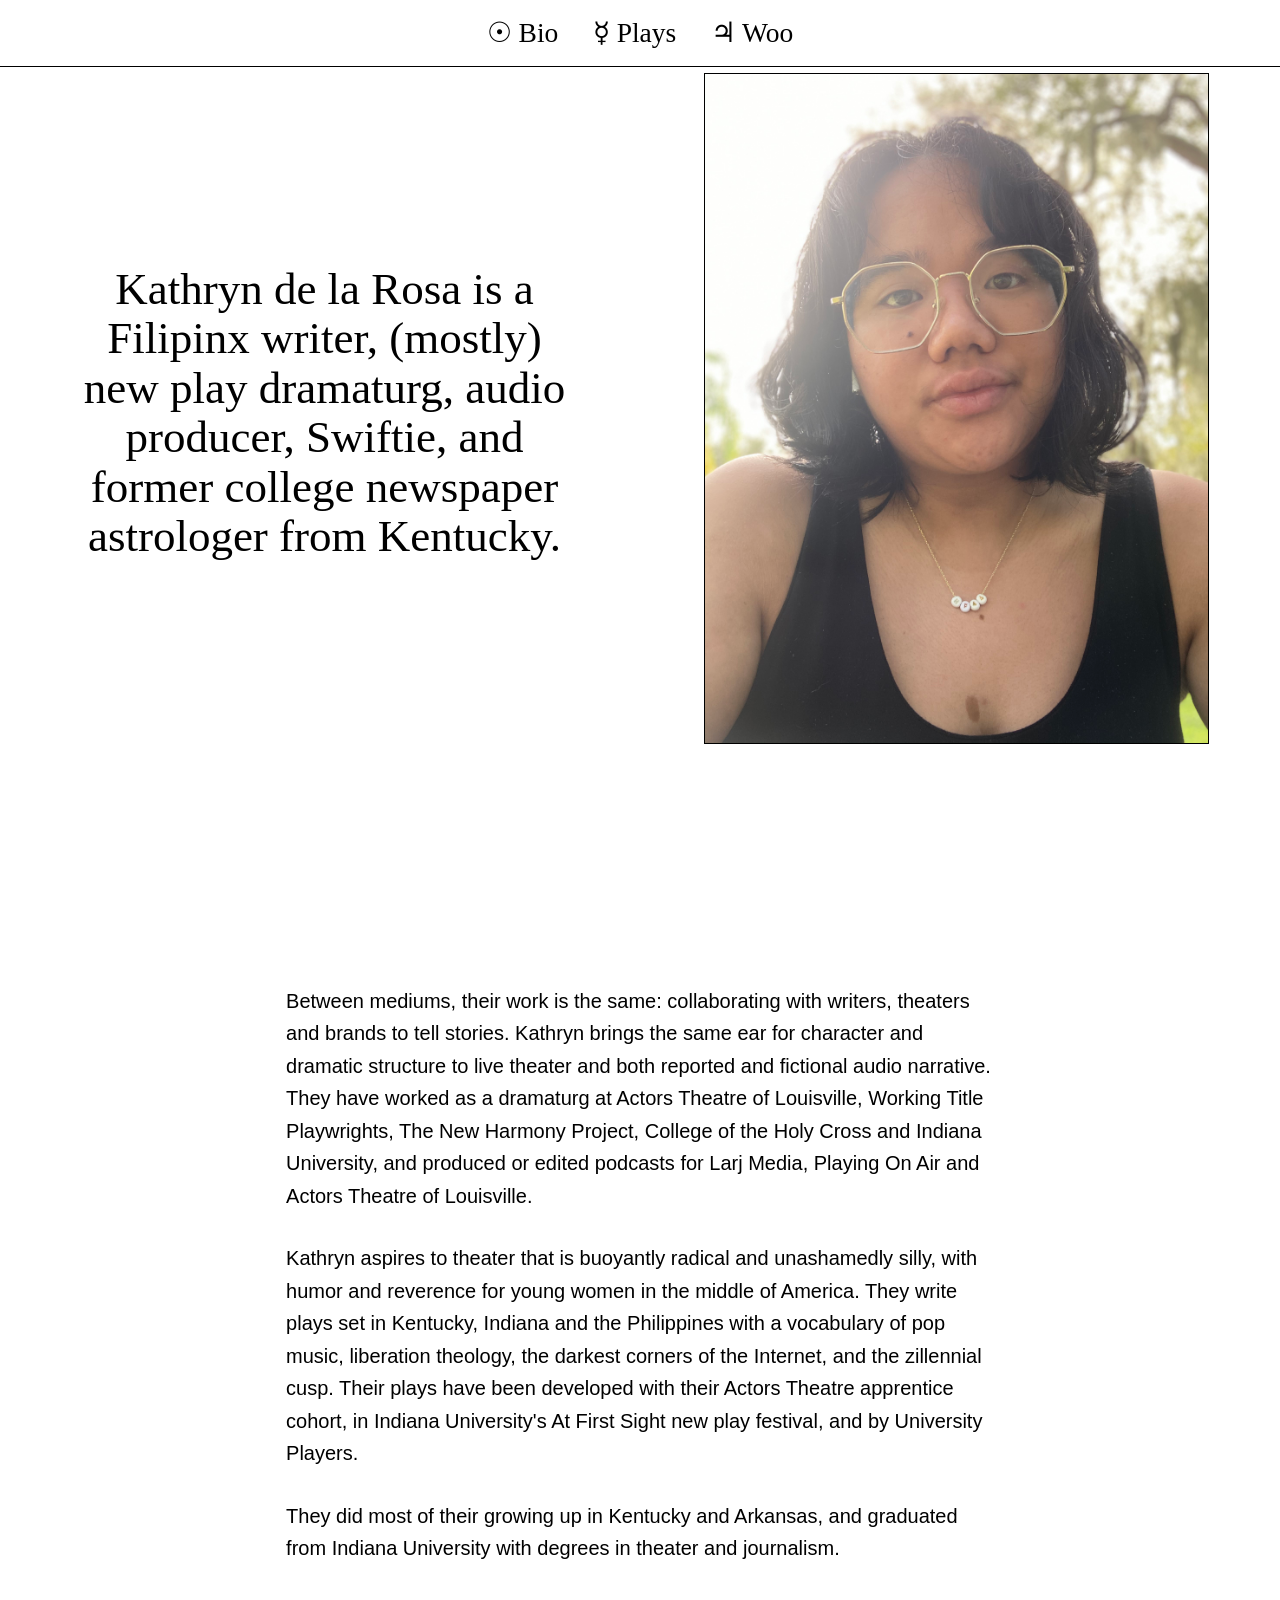
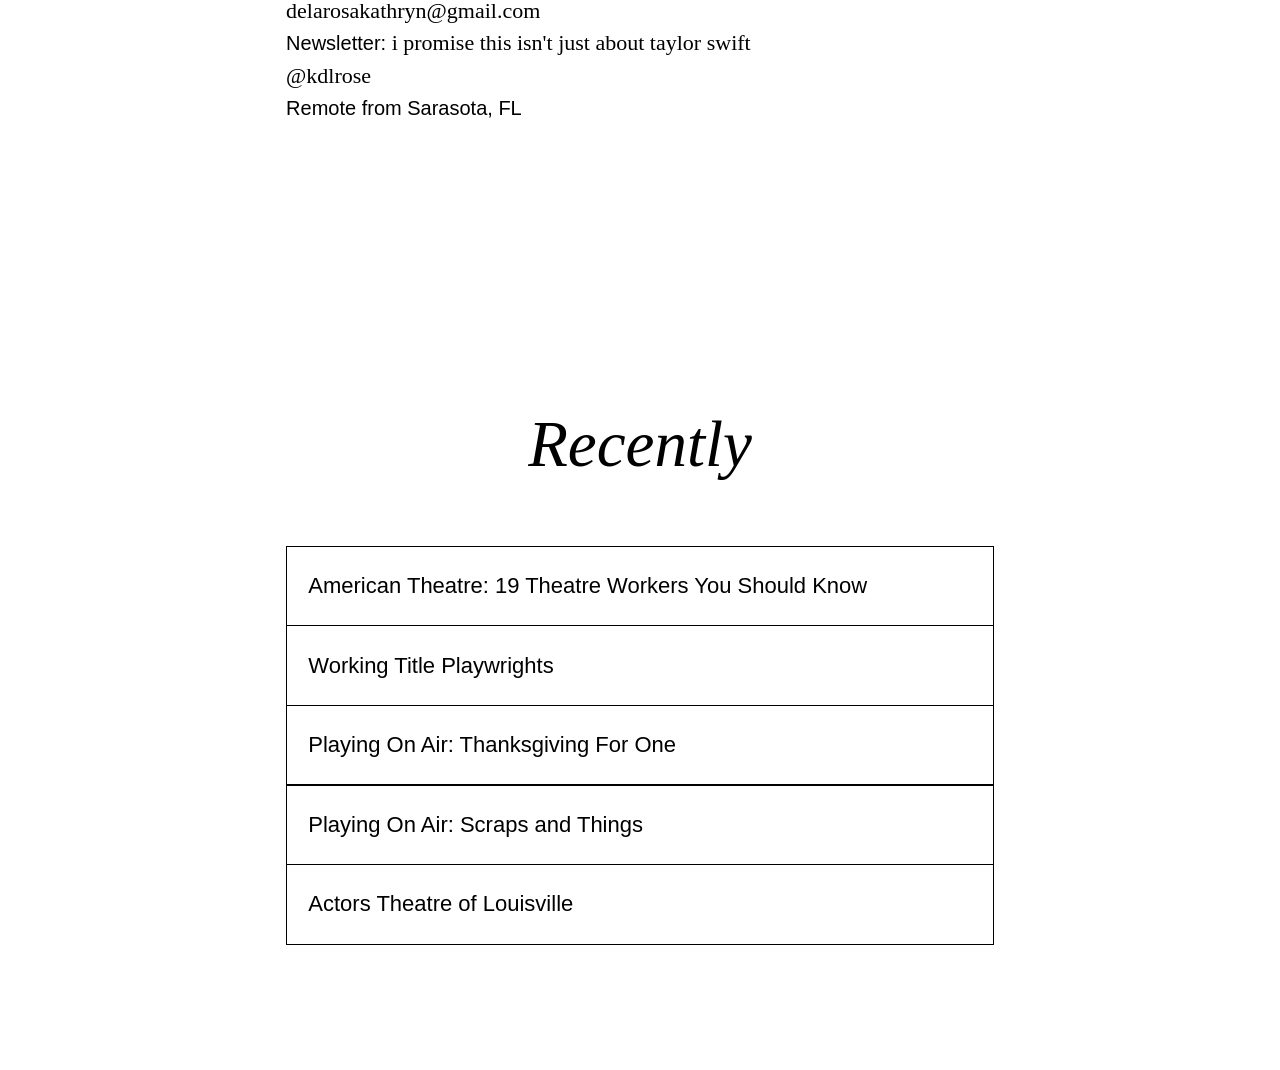
<file: index.html>
<!doctype html>
<html>
    <head>
        <meta charset="utf-8">
        <title>Kathryn de la Rosa</title>
        <meta http-equiv="X-UA-Compatible" content="IE=edge">
        <meta name="viewport" content="width=device-width, initial-scale=1.0">
        <meta name="description" content="Kathryn de la Rosa is a playwright, dramaturg & audio-digital producer.">
        <meta name="author" content="Kathryn de la Rosa">
        
        <!-- coded by kathryn de la rosa -->

        <link rel="stylesheet" href="main.css" type="text/css" />
        <link rel="stylesheet" href="mobile.css"  type="text/css" media="(max-width:33rem)"/>
        <link rel="icon" type="image/png" href="favicon.ico">
        <link href='soundcite.css' rel='stylesheet' type='text/css'><script type='text/javascript' src='https://cdn.knightlab.com/libs/soundcite/latest/js/soundcite.min.js'></script>
    </head>

<body>

  <div id="bar">
    <a href="/">☉ Bio</a>
    <a href="/plays">☿ Plays</a>
    <a href="/astro">♃ Woo</a>
  </div>

  <div class="band">
  <table>
    <tr>
    <td>
      <h2>Kathryn de la Rosa is a Filipinx writer, (mostly) new play dramaturg, audio producer, Swiftie, and former college newspaper astrologer from Kentucky.</h2>
    </td>
    <td>
      <img src="/media/headshotsun.jpeg" width="100%">
    </td>
    </tr>
  </table>
  </div>

  <div class="brick">
    <p>Between mediums, their work is the same: collaborating with writers, theaters and brands to tell stories. Kathryn brings the same ear for character and dramatic structure to live theater and both reported and fictional audio narrative. They have worked as a dramaturg at Actors Theatre of Louisville, Working Title Playwrights, The New Harmony Project, College of the Holy Cross and Indiana University, and produced or edited podcasts for Larj Media, Playing On Air and Actors Theatre of Louisville.</p>
    <p>Kathryn aspires to theater that is buoyantly radical and unashamedly silly, with humor and reverence for young women in the middle of America. They write plays set in Kentucky, Indiana and the Philippines with a vocabulary of pop music, liberation theology, the darkest corners of the Internet, and the zillennial cusp. Their plays have been developed with their Actors Theatre apprentice cohort, in Indiana University's At First Sight new play festival, and by University Players.</p>
    <p>They did most of their growing up in Kentucky and Arkansas, and graduated from Indiana University with degrees in theater and journalism.</p>
    <p>
      <a href="mailto:delarosakathryn@gmail.com" target="_blank">delarosakathryn@gmail.com</a><br>
      Newsletter: <a href="https://kathryndelarosa.substack.com" target="_blank">i promise this isn't just about taylor swift</a><br>
      <a href="https://twitter.com/kdlrose" target="_blank">@kdlrose</a><br>
      Remote from Sarasota, FL
    </p>

  </div>

  <div class="brick">
    <h1><em>Recently</em></h1>
    <a href="https://www.americantheatre.org/2020/09/23/19-theatre-workers-you-should-know/" target="_blank" class="stack">American Theatre: 19 Theatre Workers You Should Know</a>
    <a href="https://workingtitleplaywrights.com/programs/the-table-series/" target="_blank" class="stack">Working Title Playwrights</a>
    <a href="https://playingonair.org/new-releases/thanksgiving-for-one" target="_blank" class="stack">Playing On Air: Thanksgiving For One</a>
    <a href="https://playingonair.org/new-releases/scraps-and-things" target="_blank" class="stack">Playing On Air: Scraps and Things</a>
    <a href="https://www.actorstheatre.org/bios/kathryn-de-la-rosa" target="_blank" class="stack">Actors Theatre of Louisville</a>
  </div>
 
</body>

</html>
</file>
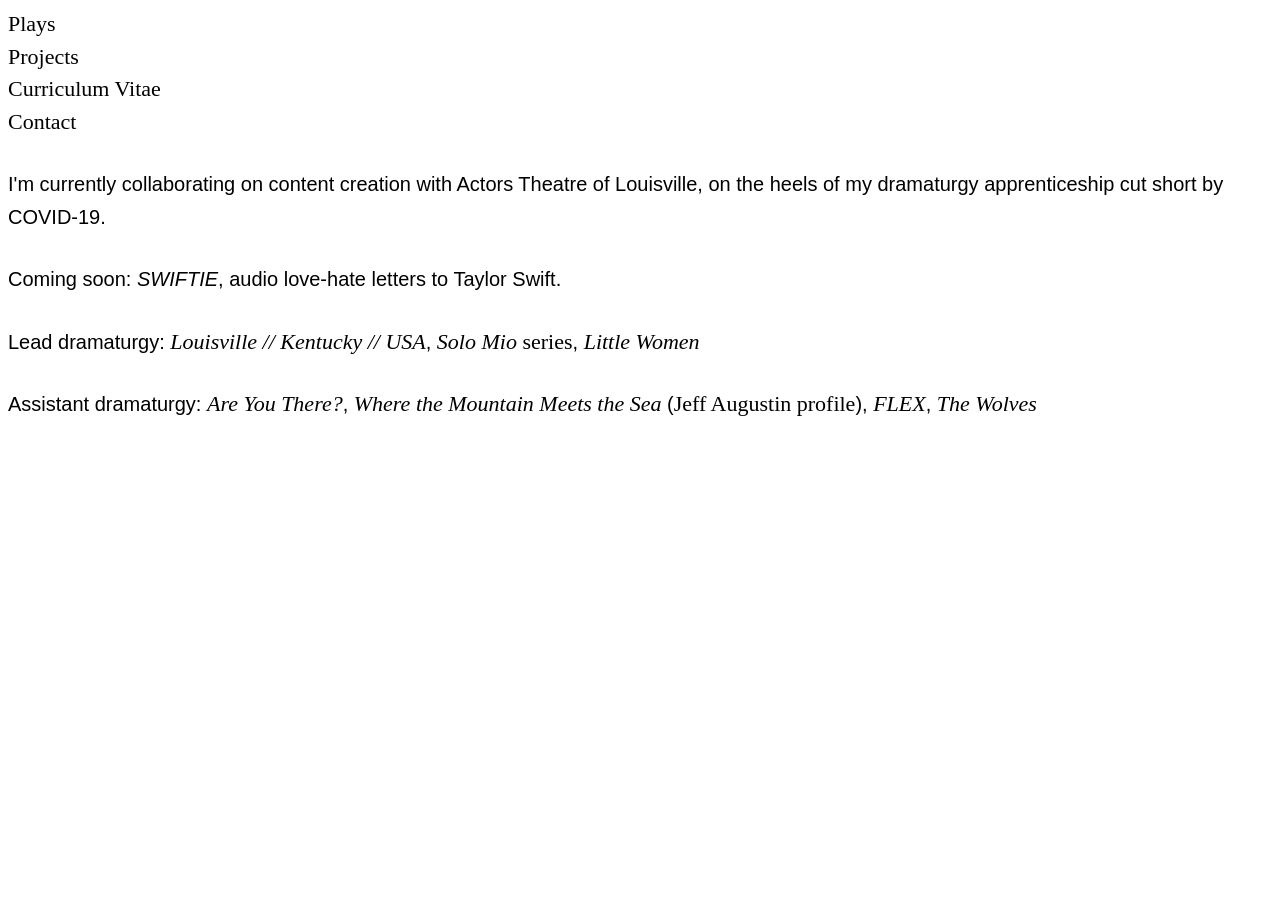
<file: projects.html>
<!doctype html>
<html>
    <head>
        <meta charset="utf-8">
        <title>Kathryn de la Rosa</title>
        <meta http-equiv="X-UA-Compatible" content="IE=edge">
        <meta name="viewport" content="width=device-width, initial-scale=1.0">
        <meta name="description" content="Kathryn de la Rosa is a dramaturg, playwright & astrologer.">
        <meta name="author" content="Kathryn de la Rosa">
        
        <!-- coded by kathryn de la rosa -->

        <link rel="stylesheet" href="main.css" type="text/css" />
        <link rel="stylesheet" href="mobile.css"  type="text/css" media="(max-width:33rem)"/>
        <link rel="icon" type="image/png" href="favicon.ico">
        <link href="https://fonts.googleapis.com/css2?family=Baskervville:ital@0;1&display=swap" rel="stylesheet">
        <link rel='stylesheet' href='https://use.fontawesome.com/releases/v5.6.3/css/all.css' integrity='sha384-UHRtZLI+pbxtHCWp1t77Bi1L4ZtiqrqD80Kn4Z8NTSRyMA2Fd33n5dQ8lWUE00s/' crossorigin='anonymous'>
    </head>
    
<body>

    <div id="container">
    
        <div id="ulo">
            <a href="/plays">Plays</a><br>
            <a href="/projects">Projects</a><br>
            <a href="https://docs.google.com/document/u/1/d/1CcHQIds0yJQFbfJnVkx1spm0wq4kZKYi-HJOgVdaPQM/edit?usp=sharing">Curriculum Vitae</a><br>
            <a href="/contact">Contact</a>
        </div>
        
        <div id="laki">
            <p>I'm currently collaborating on content creation with Actors Theatre of Louisville, on the heels of my dramaturgy apprenticeship cut short by COVID-19.</p>
            
            <p>Coming soon: <em>SWIFTIE</em>, audio love-hate letters to Taylor Swift.</p>
                
            <p>Lead dramaturgy: <a href="https://www.actorstheatre.org/shows/2019-2020/new-play-projects/" target="_blank"><em>Louisville // Kentucky // USA</em></a>, <a href="https://actorstheatre.org/shows/2019-2020/solo-mio-series-" target="_blank"><em>Solo Mio</em> series</a>, <a href="https://theatre.indiana.edu/on-stage/productions/2019-2020/little-women.html" target="_blank"><em>Little Women</em></a></p>
            
            <p>Assistant dramaturgy: <a href="https://www.actorstheatre.org/shows/2019-2020/are-you-there/" target="_blank"><em>Are You There?</em></a>, <a href="https://www.actorstheatre.org/shows/2019-2020/where-the-mountain-meets-the-sea/" target="_blank"><em>Where the Mountain Meets the Sea</em></a> (<a href="https://www.actorstheatre.org/archive/jeff-augustin/" target="_blank">Jeff Augustin profile</a>), <a href="https://www.actorstheatre.org/shows/2019-2020/flex/" target="_blank"><em>FLEX</em></a>, <a href="https://actorstheatre.org/shows/2019-2020/the-wolves" target="_blank"><em>The Wolves</em></a></p>
        </div>
        
    </div>
    
</body>
    
</html>
</file>
<file: main.css>
:root {
    --bg:#fff;
    --txt:#000;
    --hov:#ff0000;
    --acc1:#fef5af;
    --acc2:#fecdc8;
    --acc3:#a5d4ee;
    --acc4:#acb4ff;
    --acc5:#daf3d9;
    --acc6:#ffbc89;
  }

body {
    background-color:var(--bg);
    color:var(--txt);
    font-family: 'Arial', sans-serif;
    font-size: 20px;
    line-height:1.625;
    text-align:left;
    cursor:url("data:image/svg+xml;utf8,<svg xmlns='http://www.w3.org/2000/svg'  width='50' height='60' viewport='0 0 100 100' style='fill:black;font-size:30px;'><text y='50%'>🌽</text></svg>") 16 0,auto; /*!emojicursor.app*/
}

p {
    margin:1.5em 0;
}

a:link, a:active, a:visited {
    color: inherit;
    text-decoration:none;
    font-family:'Times Now', 'Times New Roman', serif;
    font-size:1.1em;
    line-height:1;
}

a:hover {
    border-bottom:none;
    color:var(--acc4);
}

span.tnr {
    font-family:'Times Now', 'Times New Roman', serif;
    font-size:1.1em;
}

h1 {
    font-family:'Times Now', 'Times New Roman', serif;
    font-weight:400;
    font-size:3.25em;
    line-height:1.1;
    text-align:center;
    margin:1em 0;
}

h2 {
    font-family:'Times Now', 'Times New Roman', serif;
    font-weight:400;
    font-size:2.25em;
    line-height:1.1;
    text-align:center;
    margin:2em 0;
}

h3 {
    font-family:'Times Now', 'Times New Roman', serif;
    font-weight:400;
    font-size:1.75em;
    line-height:1.1;
    text-align:center;
    margin:0 0 1em;
}

#bar {
    width:100%;
    position:fixed;
    top:0;
    left:0;
    border-bottom:.05em solid var(--txt);
    text-align:center;
    font-size:1.25em;
    padding:.5em 0;
    background-color: var(--bg);
}

#bar a {
    margin:0 .5em;
}

.band {
    width:100%;
    padding:0;
    margin:5% auto;
    display:inline-block;
    clear:both;
}

table {
    width:100%;
    padding:0;
    margin:0;
    display:inline-block;
    clear:both;
}

td {
    width:40%;
    padding:0 5%;
}

.brick {
    width:56%;
    padding:5% 0;
    margin:5% auto;
    display:block;
}

a.stack:link, a.stack:active, a.stack:visited {
    border:.05em solid var(--txt);
    display:block;
    font-family:'Arial', sans-serif;
    padding:4% 3%;
    margin:0 0 -.05em;
}

a.stack:hover {
    color:var(--txt);
    background-color:var(--acc6);
}

img {
    border:.05em solid var(--txt);
    width:100%;
}
</file>
<file: mobile.css>
body {
    font-size:18px;
}

.brick, .band {
    width:100%;
}

td {
    display:block;
    width:100%;
    padding:0;
}
</file>
<file: soundcite.css>
/* soundcite - v0.5.1 - 2017-07-10
 * Copyright (c) 2017 Tyler J. Fisher and Northwestern University Knight Lab
 */

/*PLAYER CHROME*/

@-webkit-keyframes spin {
	from { -webkit-transform: rotate(0deg); opacity: 0.4; }
	50%  { -webkit-transform: rotate(180deg); opacity: 1; }
	to   { -webkit-transform: rotate(360deg); opacity: 0.4; }
}

@-moz-keyframes spin {
	from { -moz-transform: rotate(0deg); opacity: 0.4; }
	50%  { -moz-transform: rotate(180deg); opacity: 1; }
	to   { -moz-transform: rotate(360deg); opacity: 0.4; }
}

@-ms-keyframes spin {
	from { -ms-transform: rotate(0deg); opacity: 0.4; }
	50%  { -ms-transform: rotate(180deg); opacity: 1; }
	to   { -ms-transform: rotate(360deg); opacity: 0.4; }
}

@-o-keyframes spin {
	from { -o-transform: rotate(0deg); opacity: 0.4; }
	50%  { -o-transform: rotate(180deg); opacity: 1; }
	to   { -o-transform: rotate(360deg); opacity: 0.4; }
}

@keyframes spin {
	from { transform: rotate(0deg); opacity: 0.2; }
	50%  { transform: rotate(180deg); opacity: 1; }
	to   { transform: rotate(360deg); opacity: 0.2; }
}

.soundcite {
    text-indent: 0em;
}

.soundcite-loaded {
    border-radius: 6px;
    padding: 0 5px 0 5px;
    display: inline-block;
}

.soundcite-loaded:before {
    display: inline-block;
    content: "";
    vertical-align: -10%;
    margin-right: 0.25em;
}

.soundcite-loading:before {
    margin-right: 0.5em;
    font-size: 0.9em;
    position: relative;
    top: -.05em;
    height: 0.75em;    
    width: 0.75em;
    border: 2px solid #000;
    border-right-color: transparent;
    border-radius: 50%;
    -webkit-animation: spin 1s linear infinite;
    -moz-animation: spin 1s linear infinite;
    -ms-animation: spin 1s linear infinite;
    -o-animation: spin 1s linear infinite;
    animation: spin 1s linear infinite;
}

.soundcite-play:before {
    font-size: 0.9em;
    position: relative;
    top: -.05em;
    border: 0.5em solid transparent;
    border-left: 0.75em solid black;
}

.soundcite-pause:before {
    font-size: 0.9em;
    position: relative;
    top: -.05em;
    height: 1em;
    border-left: .75em double black;
    border-right: .5em solid transparent;
}
</file>
